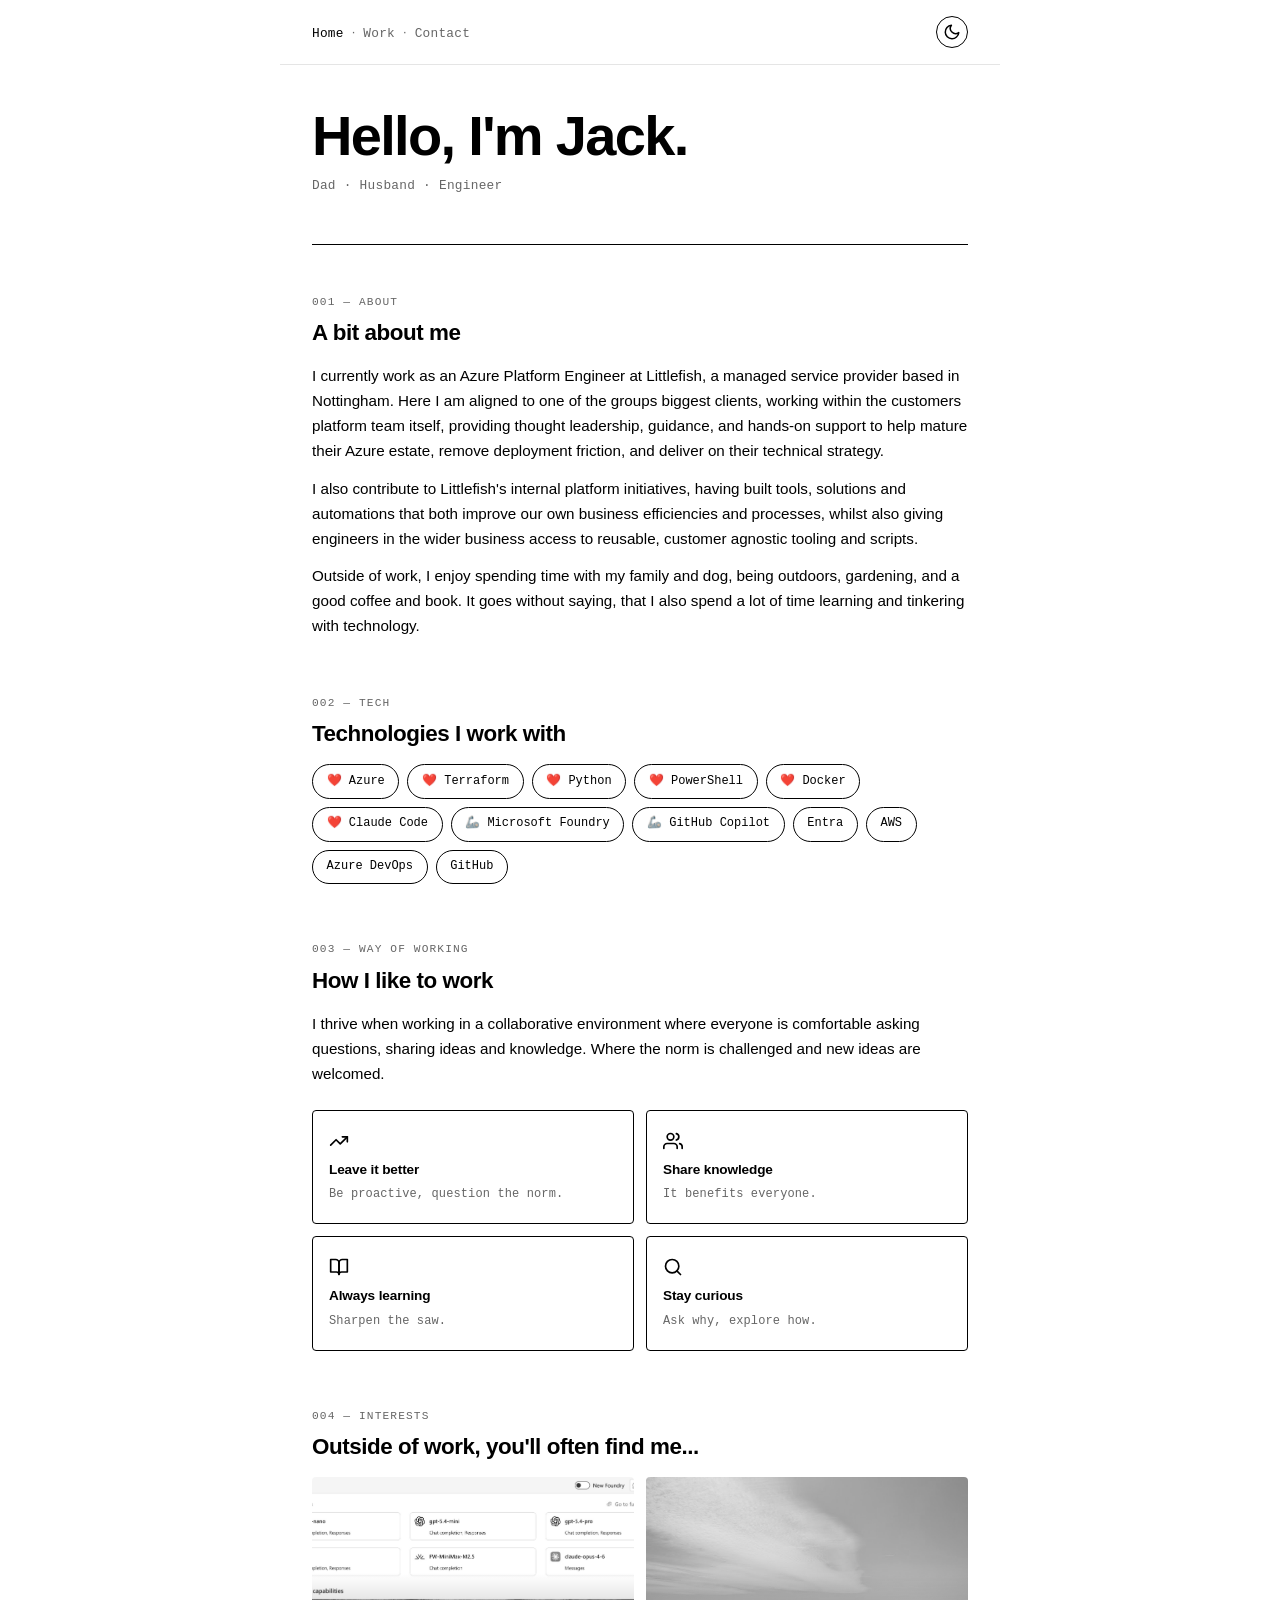
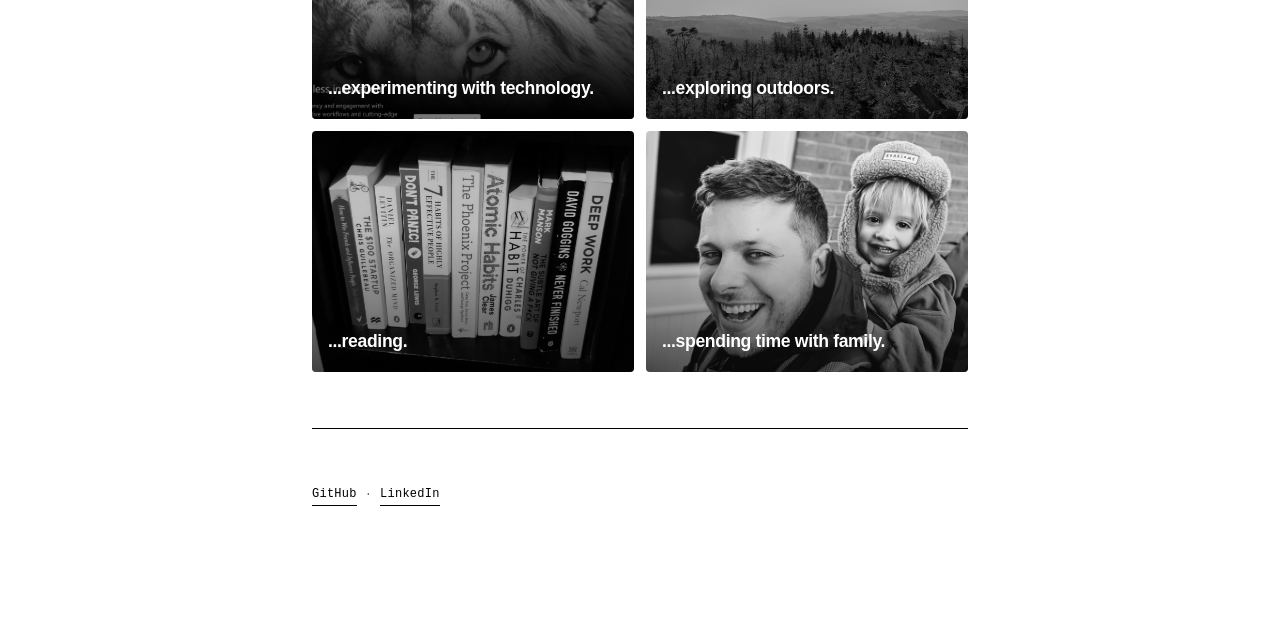
<file: src/index.html>
<!DOCTYPE html>
<html lang="en">
<head>
  <meta charset="UTF-8">
  <meta name="viewport" content="width=device-width, initial-scale=1.0">
  <meta name="description" content="Jack — Azure Platform Engineer, dad, and outdoor enthusiast.">
  <title>Hello 👋🏻</title>
  <link rel="icon" type="image/svg+xml" href="assets/img/favicon.svg">
  <link rel="stylesheet" href="assets/css/styles.css">
  <script src="assets/js/theme.js"></script>
</head>
<body>

  <div id="custom-cursor" class="cursor cursor--hidden" aria-hidden="true"></div>

  <nav class="nav" aria-label="Main navigation">
    <ul class="nav-list">
      <li><a href="index.html" class="nav-link active">Home</a></li>
      <li class="nav-separator" aria-hidden="true">·</li>
      <li><a href="work.html" class="nav-link">Work</a></li>
      <li class="nav-separator" aria-hidden="true">·</li>
      <li><a href="mailto:hello@itsjack.cloud" class="nav-link">Contact</a></li>
    </ul>
    <button id="theme-toggle" class="theme-toggle" type="button" aria-label="Toggle colour mode">
      <svg class="icon icon-moon" xmlns="http://www.w3.org/2000/svg" width="18" height="18" viewBox="0 0 24 24" fill="none" stroke="currentColor" stroke-width="2" stroke-linecap="round" stroke-linejoin="round"><path d="M21 12.79A9 9 0 1 1 11.21 3 7 7 0 0 0 21 12.79z"/></svg>
      <svg class="icon icon-sun" xmlns="http://www.w3.org/2000/svg" width="18" height="18" viewBox="0 0 24 24" fill="none" stroke="currentColor" stroke-width="2" stroke-linecap="round" stroke-linejoin="round"><circle cx="12" cy="12" r="5"/><line x1="12" y1="1" x2="12" y2="3"/><line x1="12" y1="21" x2="12" y2="23"/><line x1="4.22" y1="4.22" x2="5.64" y2="5.64"/><line x1="18.36" y1="18.36" x2="19.78" y2="19.78"/><line x1="1" y1="12" x2="3" y2="12"/><line x1="21" y1="12" x2="23" y2="12"/><line x1="4.22" y1="19.78" x2="5.64" y2="18.36"/><line x1="18.36" y1="5.64" x2="19.78" y2="4.22"/></svg>
    </button>
  </nav>

  <main class="container">

    <!-- Profile -->
    <header class="header">
      <h1>Hello, I'm Jack.</h1>
      <p class="subtitle">Dad · Husband · Engineer</p>
    </header>

    <!-- About -->
    <section class="section" aria-labelledby="about-title">
      <p class="section-label">001 — About</p>
      <h2 id="about-title" class="section-title">A bit about me</h2>
      <div class="card">
        <p>
          I currently work as an Azure Platform Engineer at Littlefish, a managed
          service provider based in Nottingham. Here I am aligned to one
          of the groups biggest clients, working within the customers platform team itself, providing thought leadership,
          guidance, and hands-on support to help mature their Azure estate, remove deployment friction, and deliver on their 
          technical strategy.
        </p>
        <p>
          I also contribute to Littlefish's internal platform initiatives, having built tools, solutions and automations
          that both improve our own business efficiencies and processes, whilst also giving engineers in the wider business
          access to reusable, customer agnostic tooling and scripts.
        </p>
        <p>
          Outside of work, I enjoy spending time with my family and dog, being outdoors, gardening, and a good coffee and book.
          It goes without saying, that I also spend a lot of time learning and tinkering with technology.
        </p>
      </div>
    </section>

    <!-- What I work with -->
    <section class="section" aria-labelledby="tech-title">
      <p class="section-label">002 — Tech </p>
      <h2 id="tech-title" class="section-title">Technologies I work with</h2>
      <div class="card">
        <ul class="tags" role="list">
          <li class="tag">❤️ Azure</li>
          <li class="tag">❤️ Terraform</li>
          <li class="tag">❤️ Python</li>
          <li class="tag">❤️ PowerShell</li>
          <li class="tag">❤️ Docker</li>
          <li class="tag">❤️ Claude Code</li>
          <li class="tag">🦾 Microsoft Foundry</li>
          <li class="tag">🦾 GitHub Copilot</li>
          <li class="tag">Entra</li>
          <li class="tag">AWS</li>
          <li class="tag">Azure DevOps</li>
          <li class="tag">GitHub</li>
        </ul>
      </div>
    </section>

    <!-- How I like to work -->
    <section class="section" aria-labelledby="work-title">
      <p class="section-label">003 — Way of working</p>
      <h2 id="work-title" class="section-title">How I like to work</h2>
      <div class="card">
        <p>
          I thrive when working in a collaborative environment where everyone is
          comfortable asking questions, sharing ideas and knowledge. Where the norm
          is challenged and new ideas are welcomed.
        </p>
      </div>
      <div class="values-grid">
        <div class="value-item">
          <svg class="icon" xmlns="http://www.w3.org/2000/svg" width="20" height="20" viewBox="0 0 24 24" fill="none" stroke="currentColor" stroke-width="2" stroke-linecap="round" stroke-linejoin="round"><polyline points="22 7 13.5 15.5 8.5 10.5 2 17"/><polyline points="16 7 22 7 22 13"/></svg>
          <span class="value-title">Leave it better</span>
          <span class="value-desc">Be proactive, question the norm.</span>
        </div>
        <div class="value-item">
          <svg class="icon" xmlns="http://www.w3.org/2000/svg" width="20" height="20" viewBox="0 0 24 24" fill="none" stroke="currentColor" stroke-width="2" stroke-linecap="round" stroke-linejoin="round"><path d="M17 21v-2a4 4 0 0 0-4-4H5a4 4 0 0 0-4 4v2"/><circle cx="9" cy="7" r="4"/><path d="M23 21v-2a4 4 0 0 0-3-3.87"/><path d="M16 3.13a4 4 0 0 1 0 7.75"/></svg>
          <span class="value-title">Share knowledge</span>
          <span class="value-desc">It benefits everyone.</span>
        </div>
        <div class="value-item">
          <svg class="icon" xmlns="http://www.w3.org/2000/svg" width="20" height="20" viewBox="0 0 24 24" fill="none" stroke="currentColor" stroke-width="2" stroke-linecap="round" stroke-linejoin="round"><path d="M2 3h6a4 4 0 0 1 4 4v14a3 3 0 0 0-3-3H2z"/><path d="M22 3h-6a4 4 0 0 0-4 4v14a3 3 0 0 1 3-3h7z"/></svg>
          <span class="value-title">Always learning</span>
          <span class="value-desc">Sharpen the saw.</span>
        </div>
        <div class="value-item">
          <svg class="icon" xmlns="http://www.w3.org/2000/svg" width="20" height="20" viewBox="0 0 24 24" fill="none" stroke="currentColor" stroke-width="2" stroke-linecap="round" stroke-linejoin="round"><circle cx="11" cy="11" r="8"/><line x1="21" y1="21" x2="16.65" y2="16.65"/></svg>
          <span class="value-title">Stay curious</span>
          <span class="value-desc">Ask why, explore how.</span>
        </div>
      </div>
    </section>

    <!-- Interests -->
    <section class="section" aria-labelledby="interests-title">
      <p class="section-label">004 — Interests</p>
      <h2 id="interests-title" class="section-title">Outside of work, you'll often find me...</h2>
      <div class="interests-grid">
        <div class="interest-item">
          <img src="assets/img/technology.jpeg" alt="Technology">
          <span>...experimenting with technology.</span>
        </div>
        <div class="interest-item">
          <img src="assets/img/outdoors.jpg" alt="The Outdoors">
          <span>...exploring outdoors.</span>
        </div>
        <div class="interest-item">
          <img src="assets/img/reading.jpeg" alt="Reading">
          <span>...reading.</span>
        </div>
        <div class="interest-item">
          <img src="assets/img/family.png" alt="Family">
          <span>...spending time with family.</span>
        </div>
      </div>
    </section>

    <hr class="divider">

    <footer class="footer">
      <!-- <div class="footer-top">
        <p class="footer-name">Jack Huddlestone</p>
      </div> -->
      <div class="footer-links">
        <a href="https://github.com/juddlestone" target="_blank" rel="noopener noreferrer">GitHub</a>
        <span class="footer-sep" aria-hidden="true">&middot;</span>
        <a href="https://www.linkedin.com/in/jackth/" target="_blank" rel="noopener noreferrer">LinkedIn</a>
      </div>
      <!-- <p class="footer-note">&copy; 2026</p> -->
    </footer>

  </main>

  <script src="assets/js/cursor.js"></script>

</body>
</html>
</file>
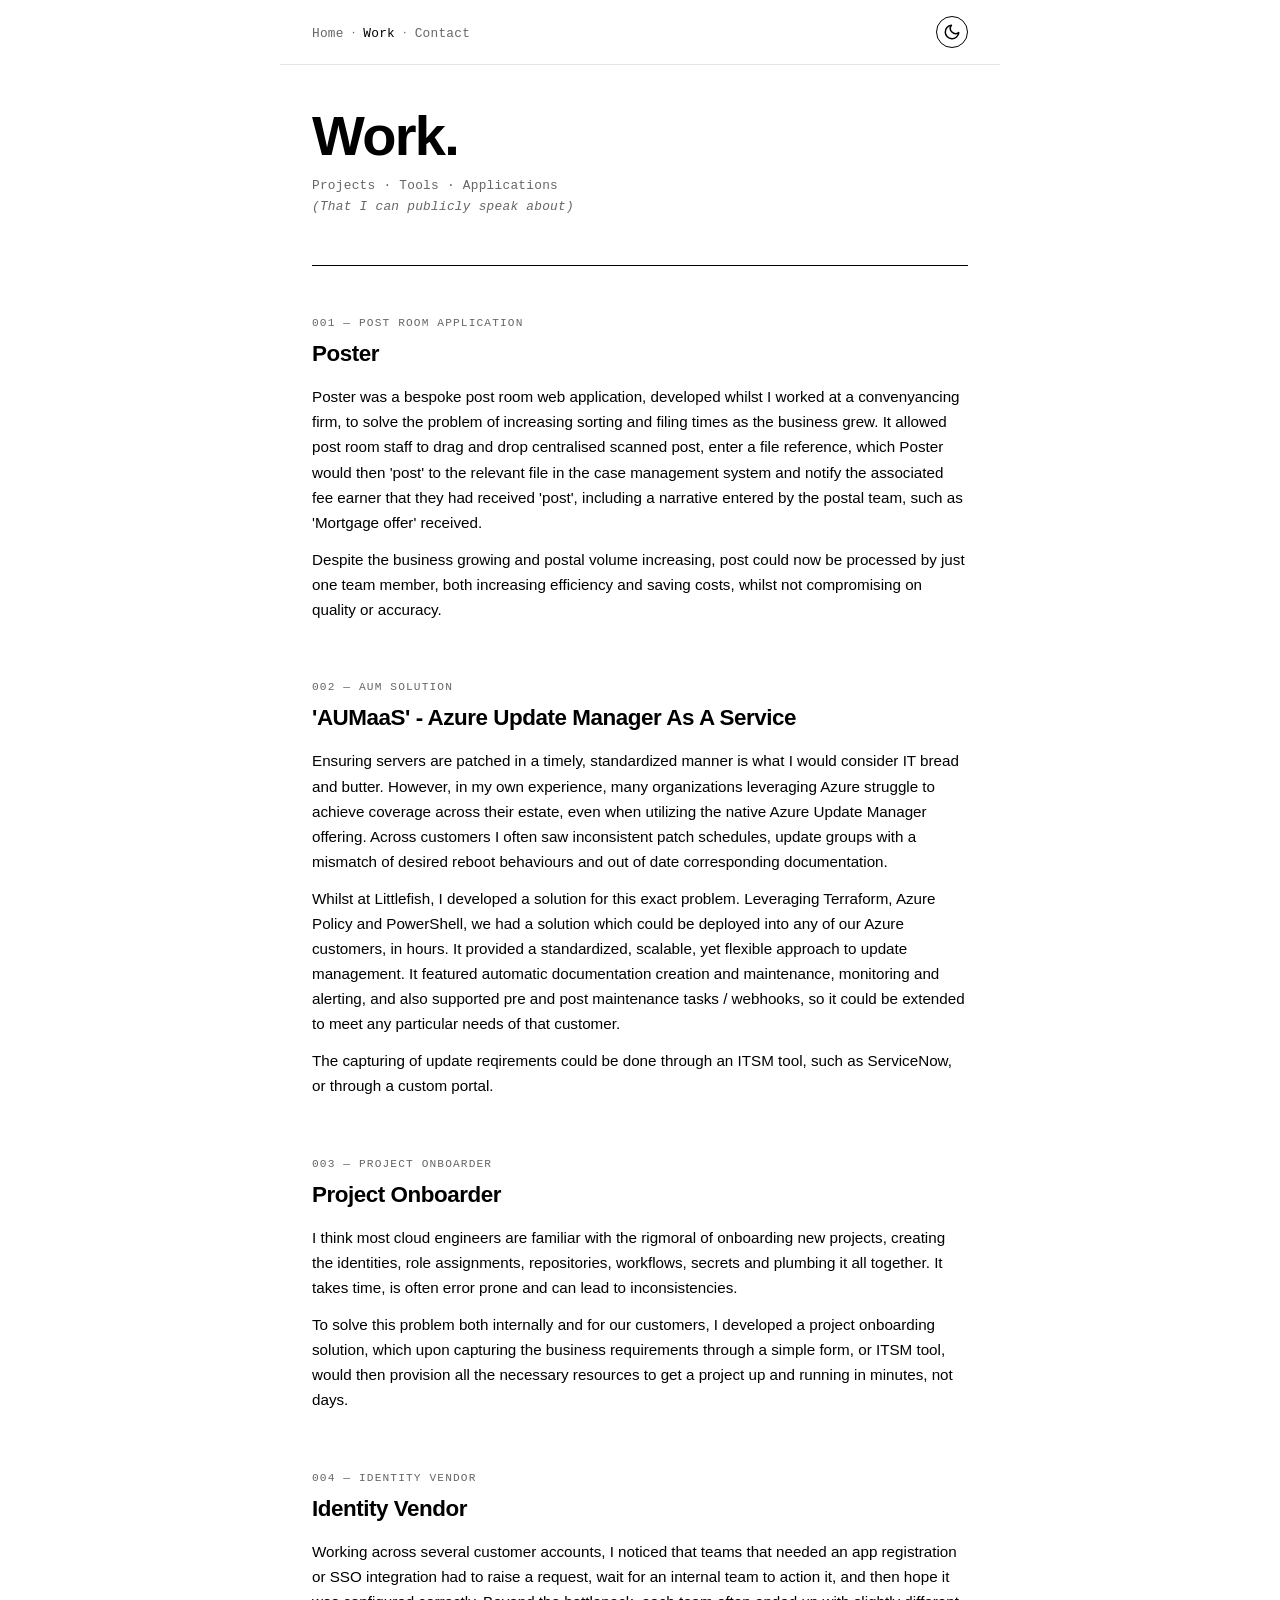
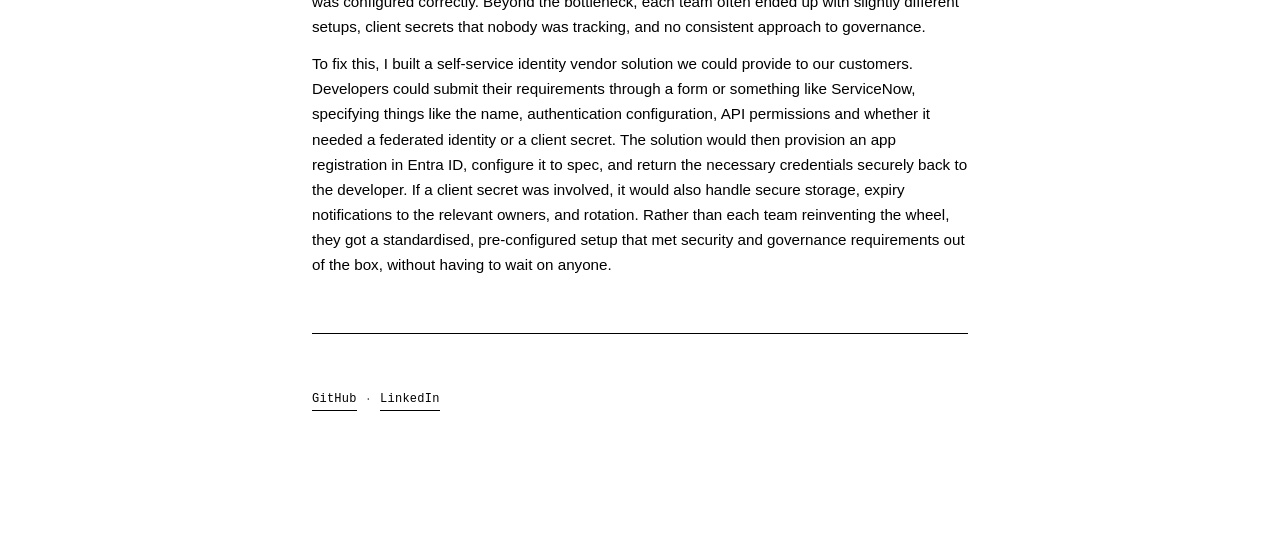
<file: src/work.html>
<!DOCTYPE html>
<html lang="en">
<head>
  <meta charset="UTF-8">
  <meta name="viewport" content="width=device-width, initial-scale=1.0">
  <meta name="description" content="Jack — Projects and work I've been involved in.">
  <title>My work 👇🏻</title>
  <link rel="icon" type="image/svg+xml" href="assets/img/favicon.svg">
  <link rel="stylesheet" href="assets/css/styles.css">
  <script src="assets/js/theme.js"></script>
</head>
<body>

  <div id="custom-cursor" class="cursor cursor--hidden" aria-hidden="true"></div>

  <nav class="nav" aria-label="Main navigation">
    <ul class="nav-list">
      <li><a href="index.html" class="nav-link">Home</a></li>
      <li class="nav-separator" aria-hidden="true">·</li>
      <li><a href="work.html" class="nav-link active">Work</a></li>
      <li class="nav-separator" aria-hidden="true">·</li>
      <li><a href="mailto:hello@itsjack.cloud" class="nav-link">Contact</a></li>
    </ul>
    <button id="theme-toggle" class="theme-toggle" type="button" aria-label="Toggle colour mode">
      <svg class="icon icon-moon" xmlns="http://www.w3.org/2000/svg" width="18" height="18" viewBox="0 0 24 24" fill="none" stroke="currentColor" stroke-width="2" stroke-linecap="round" stroke-linejoin="round"><path d="M21 12.79A9 9 0 1 1 11.21 3 7 7 0 0 0 21 12.79z"/></svg>
      <svg class="icon icon-sun" xmlns="http://www.w3.org/2000/svg" width="18" height="18" viewBox="0 0 24 24" fill="none" stroke="currentColor" stroke-width="2" stroke-linecap="round" stroke-linejoin="round"><circle cx="12" cy="12" r="5"/><line x1="12" y1="1" x2="12" y2="3"/><line x1="12" y1="21" x2="12" y2="23"/><line x1="4.22" y1="4.22" x2="5.64" y2="5.64"/><line x1="18.36" y1="18.36" x2="19.78" y2="19.78"/><line x1="1" y1="12" x2="3" y2="12"/><line x1="21" y1="12" x2="23" y2="12"/><line x1="4.22" y1="19.78" x2="5.64" y2="18.36"/><line x1="18.36" y1="5.64" x2="19.78" y2="4.22"/></svg>
    </button>
  </nav>

  <main class="container">

    <header class="header">
      <h1>Work.</h1>
      <p class="subtitle">Projects · Tools · Applications</p>
      <p class="subtitle"><em>(That I can publicly speak about)</em></p>
    </header>

    <section class="section" aria-labelledby="project-1-title">
      <p class="section-label">001 — Post Room Application</p>
      <h2 id="project-1-title" class="section-title">Poster</h2>
      <div class="card">
        <p>
          Poster was a bespoke post room web application, developed whilst I worked at a convenyancing firm, to solve the problem of
          increasing sorting and filing times as the business grew. It allowed post room staff to drag and drop centralised scanned post,
          enter a file reference, which Poster would then 'post' to the relevant file in the case management system and notify the
          associated fee earner that they had received 'post', including a narrative entered by the postal team, such as 'Mortgage offer' received.
        </p>
        <p>
          Despite the business growing and postal volume increasing, post could now be processed by just one team member, both increasing efficiency and saving costs,
          whilst not compromising on quality or accuracy.
        </p>
      </div>
    </section>

    <section class="section" aria-labelledby="project-2-title">
      <p class="section-label">002 — AUM Solution</p>
      <h2 id="project-2-title" class="section-title">'AUMaaS' - Azure Update Manager As A Service</h2>
      <div class="card">
        <p>
          Ensuring servers are patched in a timely, standardized manner is what I would consider IT bread and butter. However, in my own experience, many organizations
          leveraging Azure struggle to achieve coverage across their estate, even when utilizing the native Azure Update Manager offering. Across customers I often saw inconsistent patch schedules,
          update groups with a mismatch of desired reboot behaviours and out of date corresponding documentation.
        </p>
        <p>
          Whilst at Littlefish, I developed a solution for this exact problem. Leveraging Terraform, Azure Policy and PowerShell, we had a solution which could be deployed into any of our
          Azure customers, in hours. It provided a standardized, scalable, yet flexible approach to update management. It featured automatic documentation creation and maintenance, monitoring and alerting,
          and also supported pre and post maintenance tasks / webhooks, so it could be extended to meet any particular needs of that customer.
        </p>
        <p>
          The capturing of update reqirements could be done through an ITSM tool, such as ServiceNow, or through a custom portal.
        </p>
      </div>
    </section>

    <section class="section" aria-labelledby="project-3-title">
      <p class="section-label">003 — Project Onboarder</p>
      <h2 id="project-3-title" class="section-title">Project Onboarder</h2>
      <div class="card">
        <p>
          I think most cloud engineers are familiar with the rigmoral of onboarding new projects, creating the identities, role assignments,
          repositories, workflows, secrets and plumbing it all together. It takes time, is often error prone and can lead to inconsistencies.
        </p>
        <p>
          To solve this problem both internally and for our customers, I developed a project onboarding solution, which upon
          capturing the business requirements through a simple form, or ITSM tool, would then provision all the necessary resources to get a project up and running in minutes, not days.
        </p>
        <p>
      </div>
    </section>

    <section class="section" aria-labelledby="project-4-title">
      <p class="section-label">004 — Identity Vendor</p>
      <h2 id="project-4-title" class="section-title">Identity Vendor</h2>
      <div class="card">
        <p>
          Working across several customer accounts, I noticed that teams that needed an app registration or SSO integration had to raise a request, wait for an internal team to action it, and then hope it was configured correctly.
          Beyond the bottleneck, each team often ended up with slightly different setups, client secrets that nobody was tracking, and no consistent approach to governance.
        </p>
        <p>
          To fix this, I built a self-service identity vendor solution we could provide to our customers. Developers could submit their requirements through a form or something like ServiceNow, specifying things like the name, authentication configuration,
          API permissions and whether it needed a federated identity or a client secret. The solution would then provision an app registration in Entra ID, configure it to spec, and return the
          necessary credentials securely back to the developer. If a client secret was involved, it would also handle secure storage, expiry notifications to the relevant owners, and rotation.
          Rather than each team reinventing the wheel, they got a standardised, pre-configured setup that met security and governance requirements out of the box, without having to wait on anyone.
        </p>
      </div>
    </section>

    <hr class="divider">

    <footer class="footer">
      <!-- <div class="footer-top">
        <p class="footer-name">Jack Huddlestone</p>
      </div> -->
      <div class="footer-links">
        <a href="https://github.com/juddlestone" target="_blank" rel="noopener noreferrer">GitHub</a>
        <span class="footer-sep" aria-hidden="true">&middot;</span>
        <a href="https://www.linkedin.com/in/jackth/" target="_blank" rel="noopener noreferrer">LinkedIn</a>
      </div>
      <!-- <p class="footer-note">&copy; 2026</p> -->
    </footer>

  </main>

  <script src="assets/js/cursor.js"></script>

</body>
</html>
</file>
<file: src/assets/css/styles.css>
*,
*::before,
*::after {
  box-sizing: border-box;
  margin: 0;
  padding: 0;
  transition: background-color 0.3s ease, color 0.3s ease, border-color 0.3s ease, fill 0.3s ease, stroke 0.3s ease;
}

:root {
  --color-bg: #ffffff;
  --color-text: #000000;
  --color-border: #000000;
  --color-tag-bg: #000000;
  --color-tag-text: #ffffff;
  --color-muted: #666666;
  --max-width: 720px;
  --transition: 0.3s ease;
  --font-body: "Helvetica Neue", Helvetica, Arial, sans-serif;
  --font-mono: "SF Mono", "Fira Code", "Fira Mono", "Roboto Mono", "Courier New", monospace;
}

@media (prefers-color-scheme: dark) {
  :root:not([data-theme="light"]) {
    --color-bg: #0a0a0a;
    --color-text: #ffffff;
    --color-border: #ffffff;
    --color-tag-bg: #ffffff;
    --color-tag-text: #000000;
    --color-muted: #999999;
  }
}

[data-theme="dark"] {
  --color-bg: #0a0a0a;
  --color-text: #ffffff;
  --color-border: #ffffff;
  --color-tag-bg: #ffffff;
  --color-tag-text: #000000;
  --color-muted: #999999;
}

html {
  font-size: 100%;
  scroll-behavior: smooth;
  -webkit-text-size-adjust: 100%;
}

body {
  font-family: var(--font-body);
  background-color: var(--color-bg);
  color: var(--color-text);
  line-height: 1.65;
  transition: background-color var(--transition), color var(--transition);
  min-height: 100vh;
  cursor: none;
}

a, button, input, textarea, select {
  cursor: none;
}

/* ---- Custom cursor ---- */

.cursor {
  width: 12px;
  height: 12px;
  background: var(--color-text);
  border-radius: 50%;
  position: fixed;
  top: 0;
  left: 0;
  pointer-events: none;
  z-index: 9999;
  transition: background-color var(--transition), transform 0.15s ease;
  transform: translate(-50%, -50%);
}

.cursor--hidden {
  opacity: 0;
}

.cursor--hover {
  transform: translate(-50%, -50%) scale(2.5);
}

/* ---- Layout ---- */

.nav {
  position: sticky;
  top: 0;
  z-index: 100;
  display: flex;
  align-items: center;
  justify-content: space-between;
  width: 100%;
  max-width: var(--max-width);
  margin: 0 auto;
  padding: 1rem 1.5rem;
  background: var(--color-bg);
  border-bottom: 1px solid rgba(0, 0, 0, 0.1);
  transition: background-color var(--transition), border-color var(--transition);
}

[data-theme="dark"] .nav {
  border-bottom-color: rgba(255, 255, 255, 0.1);
}

@media (prefers-color-scheme: dark) {
  :root:not([data-theme="light"]) .nav {
    border-bottom-color: rgba(255, 255, 255, 0.1);
  }
}

.nav-list {
  display: flex;
  align-items: center;
  gap: 0.5rem;
  list-style: none;
}

.nav-link {
  font-family: var(--font-mono);
  font-size: 0.8rem;
  letter-spacing: 0.02em;
  color: var(--color-muted);
  text-decoration: none;
  transition: color var(--transition);
}

.nav-link:hover,
.nav-link.active {
  color: var(--color-text);
}

.nav-separator {
  color: var(--color-muted);
  font-size: 0.8rem;
  user-select: none;
}

.container {
  width: 100%;
  max-width: var(--max-width);
  margin: 0 auto;
  padding: 1rem 1.5rem 4rem;
}

/* ---- Header / Profile ---- */

.header {
  text-align: left;
  padding: 0.5rem 0 3rem;
  border-bottom: 1px solid var(--color-border);
  margin-bottom: 3rem;
}

.profile-pic {
  width: 100px;
  height: 100px;
  border-radius: 50%;
  object-fit: cover;
  border: 2px solid var(--color-border);
  margin-bottom: 1.5rem;
  transition: border-color var(--transition);
}

.header h1 {
  font-size: 2.8rem;
  font-weight: 700;
  margin-bottom: 0.5rem;
  letter-spacing: -0.03em;
  line-height: 1.1;
}

.header .subtitle {
  color: var(--color-muted);
  font-family: var(--font-mono);
  font-size: 0.8rem;
  letter-spacing: 0.02em;
}

/* ---- Theme toggle ---- */

.theme-toggle {
  background: transparent;
  border: 1px solid var(--color-border);
  border-radius: 50%;
  width: 32px;
  height: 32px;
  display: flex;
  align-items: center;
  justify-content: center;
  cursor: none;
  transition: background-color var(--transition), border-color var(--transition);
  font-size: 0.9rem;
  line-height: 1;
  padding: 0;
  flex-shrink: 0;
}

.theme-toggle:focus-visible {
  outline: 2px solid var(--color-text);
  outline-offset: 2px;
}

.theme-toggle .icon {
  color: var(--color-text);
}

.theme-toggle .icon-sun {
  display: none;
}

/* ---- Icons ---- */

.icon {
  color: var(--color-text);
  flex-shrink: 0;
  transition: color var(--transition);
}

/* ---- Sections ---- */

.section {
  margin-bottom: 3.5rem;
}

.section-label {
  font-family: var(--font-mono);
  font-size: 0.7rem;
  font-weight: 400;
  text-transform: uppercase;
  letter-spacing: 0.1em;
  color: var(--color-muted);
  margin-bottom: 0.5rem;
}

.section-title {
  font-size: 1.4rem;
  font-weight: 700;
  letter-spacing: -0.02em;
  color: var(--color-text);
  margin-bottom: 1rem;
  line-height: 1.25;
}

/* ---- Cards ---- */

.card {
  background: var(--color-bg);
  border: none;
  padding: 0;
}

.card + .card {
  margin-top: 0.75rem;
}

.card p {
  color: var(--color-text);
  font-size: 0.95rem;
}

.card p + p {
  margin-top: 0.75rem;
}

/* ---- Tags ---- */

.tags {
  display: flex;
  flex-wrap: wrap;
  gap: 0.5rem;
  list-style: none;
}

.tag {
  background: transparent;
  color: var(--color-text);
  font-family: var(--font-mono);
  font-size: 0.75rem;
  padding: 0.4rem 0.85rem;
  border-radius: 100px;
  border: 1px solid var(--color-border);
  transition: background-color var(--transition), color var(--transition),
    border-color var(--transition);
}

.tag:hover {
  background: var(--color-tag-bg);
  color: var(--color-tag-text);
}

/* ---- Interests grid ---- */

.interests-grid {
  display: grid;
  grid-template-columns: 1fr 1fr;
  gap: 0.75rem;
}

.interest-item {
  position: relative;
  border-radius: 4px;
  overflow: hidden;
  aspect-ratio: 4 / 3;
  background: var(--color-surface);
  display: flex;
  align-items: flex-end;
}

.interest-item img {
  position: absolute;
  inset: 0;
  width: 100%;
  height: 100%;
  object-fit: cover;
  object-position: center center;
  filter: grayscale(100%);
}

.interest-item::after {
  content: '';
  position: absolute;
  inset: 0;
  background: linear-gradient(to top, rgba(0,0,0,0.55) 0%, transparent 60%);
}

.interest-item span {
  position: relative;
  z-index: 1;
  padding: 1rem;
  font-family: var(--font-body);
  font-size: 1.1rem;
  font-weight: 700;
  color: #ffffff;
  letter-spacing: -0.02em;
}

/* ---- Values grid ---- */

.values-grid {
  display: grid;
  grid-template-columns: 1fr 1fr;
  gap: 0.75rem;
  margin-top: 1.5rem;
}

.value-item {
  background: var(--color-bg);
  border: 1px solid var(--color-border);
  border-radius: 4px;
  padding: 1.25rem 1rem;
  text-align: left;
  transition: background-color var(--transition), border-color var(--transition);
}

.value-item .icon {
  display: block;
  margin-bottom: 0.5rem;
}

.value-title {
  display: block;
  font-size: 0.85rem;
  font-weight: 700;
  margin-bottom: 0.25rem;
  letter-spacing: -0.01em;
}

.value-desc {
  display: block;
  font-size: 0.75rem;
  font-family: var(--font-mono);
  color: var(--color-muted);
  line-height: 1.5;
  letter-spacing: 0.01em;
}

/* ---- Divider ---- */

.divider {
  border: none;
  border-top: 1px solid var(--color-border);
  margin: 3.5rem 0;
  transition: border-color var(--transition);
}

/* ---- Footer ---- */

.footer {
  text-align: left;
  padding: 0 0 2rem;
  color: var(--color-muted);
  font-family: var(--font-mono);
  font-size: 0.75rem;
  letter-spacing: 0.02em;
}

.footer-top {
  margin-bottom: 0.75rem;
}

.footer-name {
  font-family: var(--font-heading);
  font-size: 1rem;
  font-weight: 700;
  color: var(--color-text);
  margin: 0;
}

.footer-role {
  margin: 0.15rem 0 0;
  color: var(--color-muted);
}

.footer-links {
  display: flex;
  gap: 0.5rem;
  align-items: center;
  margin-bottom: 1rem;
}

.footer-links a {
  color: var(--color-text);
  text-decoration: none;
  border-bottom: 1px solid var(--color-border);
  transition: border-color var(--transition);
}

.footer-links a:hover {
  border-color: var(--color-text);
}

.footer-sep {
  color: var(--color-muted);
}

.footer-note {
  margin: 0;
  color: var(--color-muted);
  font-size: 0.65rem;
}

/* ---- Accessibility ---- */

@media (prefers-reduced-motion: reduce) {
  *,
  *::before,
  *::after {
    transition-duration: 0.01ms !important;
    animation-duration: 0.01ms !important;
  }

  html {
    scroll-behavior: auto;
  }
}

/* Hide custom cursor on touch devices */
@media (pointer: coarse) {
  body, a, button, input, textarea, select {
    cursor: auto;
  }

  .cursor {
    display: none;
  }
}

/* ---- Responsive ---- */

@media (min-width: 480px) {
  .nav {
    padding: 1rem 2rem;
  }

  .container {
    padding: 1.5rem 2rem 5rem;
  }

  .header {
    padding: 1rem 0 3rem;
  }

  .header h1 {
    font-size: 3.5rem;
  }

  .profile-pic {
    width: 120px;
    height: 120px;
  }
}
</file>
